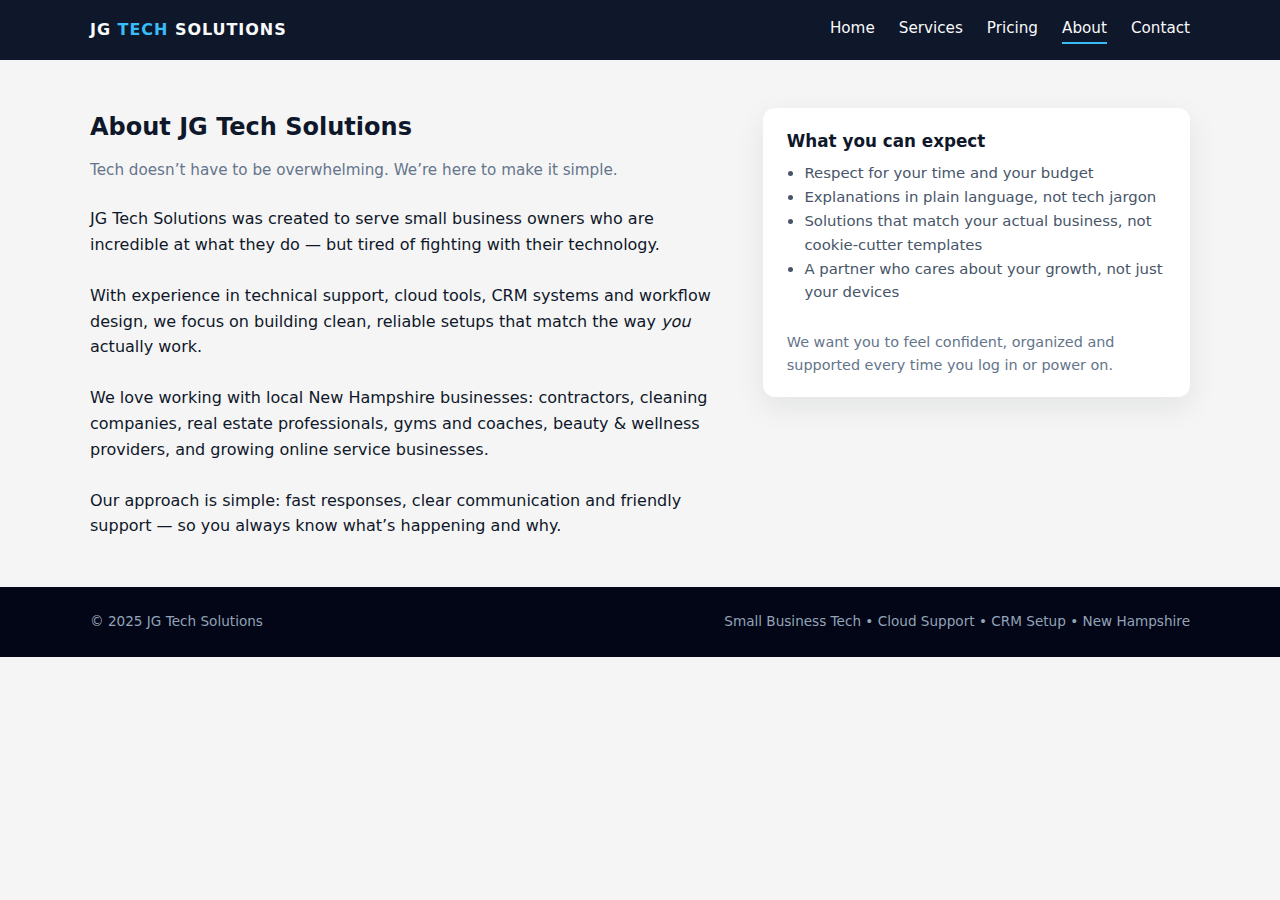
<file: about.html>
<!DOCTYPE html>
<html lang="en">
<head>
  <meta charset="UTF-8" />
  <meta name="viewport" content="width=device-width, initial-scale=1.0" />
  <title>About | JG Tech Solutions</title>
  <link rel="stylesheet" href="styles.css" />
  <link href="https://fonts.googleapis.com/css2?family=Montserrat:wght@300;400;500;600;700&display=swap" rel="stylesheet">

</head>
<body>
  <header>
    <div class="container navbar">
      <div class="logo">JG <span>TECH</span> SOLUTIONS</div>
      <nav class="nav-links">
        <a href="index.html">Home</a>
        <a href="services.html">Services</a>
        <a href="pricing.html">Pricing</a>
        <a href="about.html" class="active">About</a>
        <a href="contact.html">Contact</a>
      </nav>
    </div>
  </header>

  <section class="section">
    <div class="container about-layout">
      <div>
        <h1 class="section-title">About JG Tech Solutions</h1>
        <p class="section-subtitle">
          Tech doesn’t have to be overwhelming. We’re here to make it simple.
        </p>

        <p>
          JG Tech Solutions was created to serve small business owners who are incredible at what they do — but tired of
          fighting with their technology.
        </p>
        <br />
        <p>
          With experience in technical support, cloud tools, CRM systems and workflow design, we focus on building
          clean, reliable setups that match the way <em>you</em> actually work.
        </p>
        <br />
        <p>
          We love working with local New Hampshire businesses: contractors, cleaning companies, real estate professionals,
          gyms and coaches, beauty &amp; wellness providers, and growing online service businesses.
        </p>
        <br />
        <p>
          Our approach is simple: fast responses, clear communication and friendly support — so you always know what’s
          happening and why.
        </p>
      </div>

      <div class="card">
        <h3>What you can expect</h3>
        <ul style="margin-top:0.5rem; padding-left:1.1rem; font-size:0.93rem; color:#475569;">
          <li>Respect for your time and your budget</li>
          <li>Explanations in plain language, not tech jargon</li>
          <li>Solutions that match your actual business, not cookie-cutter templates</li>
          <li>A partner who cares about your growth, not just your devices</li>
        </ul>
        <br />
        <p style="font-size:0.9rem; color:#64748b;">
          We want you to feel confident, organized and supported every time you log in or power on.
        </p>
      </div>
    </div>
  </section>

  <footer>
    <div class="container footer-inner">
      <div>© 2025 JG Tech Solutions</div>
      <div>Small Business Tech • Cloud Support • CRM Setup • New Hampshire</div>
    </div>
  </footer>
</body>
</html>
</file>
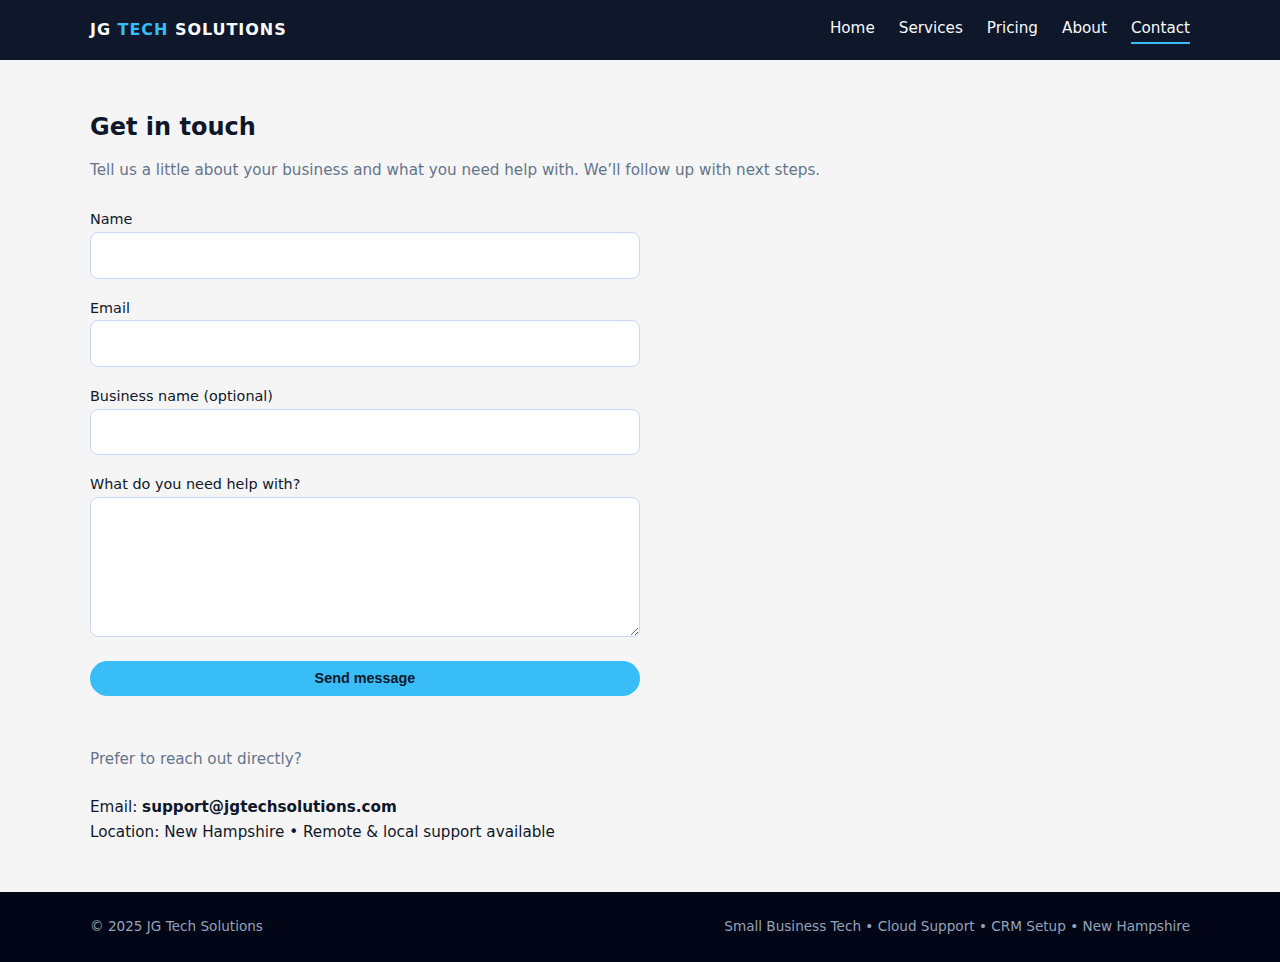
<file: contact.html>
<!DOCTYPE html>
<html lang="en">
<head>
  <meta charset="UTF-8" />
  <meta name="viewport" content="width=device-width, initial-scale=1.0" />
  <title>Contact | JG Tech Solutions</title>
  <link rel="stylesheet" href="styles.css" />
  <link href="https://fonts.googleapis.com/css2?family=Montserrat:wght@300;400;500;600;700&display=swap" rel="stylesheet">

</head>
<body>
  <header>
    <div class="container navbar">
      <div class="logo">JG <span>TECH</span> SOLUTIONS</div>
      <nav class="nav-links">
        <a href="index.html">Home</a>
        <a href="services.html">Services</a>
        <a href="pricing.html">Pricing</a>
        <a href="about.html">About</a>
        <a href="contact.html" class="active">Contact</a>
      </nav>
    </div>
  </header>

  <section class="section">
    <div class="container">
      <h1 class="section-title">Get in touch</h1>
      <p class="section-subtitle">
        Tell us a little about your business and what you need help with. We’ll follow up with next steps.
      </p>

      <!-- Simple contact form - you'll need a service like Formspree, Netlify Forms, etc. to handle submissions -->
      <form class="contact-form" action="#" method="post">
        <div>
          <label for="name">Name</label>
          <input id="name" name="name" type="text" required />
        </div>

        <div>
          <label for="email">Email</label>
          <input id="email" name="email" type="email" required />
        </div>

        <div>
          <label for="business">Business name (optional)</label>
          <input id="business" name="business" type="text" />
        </div>

        <div>
          <label for="message">What do you need help with?</label>
          <textarea id="message" name="message" required></textarea>
        </div>

        <button type="submit" class="btn btn-primary">Send message</button>
      </form>

      <br /><br />
      <p class="section-subtitle">
        Prefer to reach out directly?
      </p>
      <p style="font-size:0.95rem;">
        Email: <strong>support@jgtechsolutions.com</strong><br />
        Location: New Hampshire • Remote &amp; local support available
      </p>
    </div>
  </section>

  <footer>
    <div class="container footer-inner">
      <div>© 2025 JG Tech Solutions</div>
      <div>Small Business Tech • Cloud Support • CRM Setup • New Hampshire</div>
    </div>
  </footer>
</body>
</html>
</file>
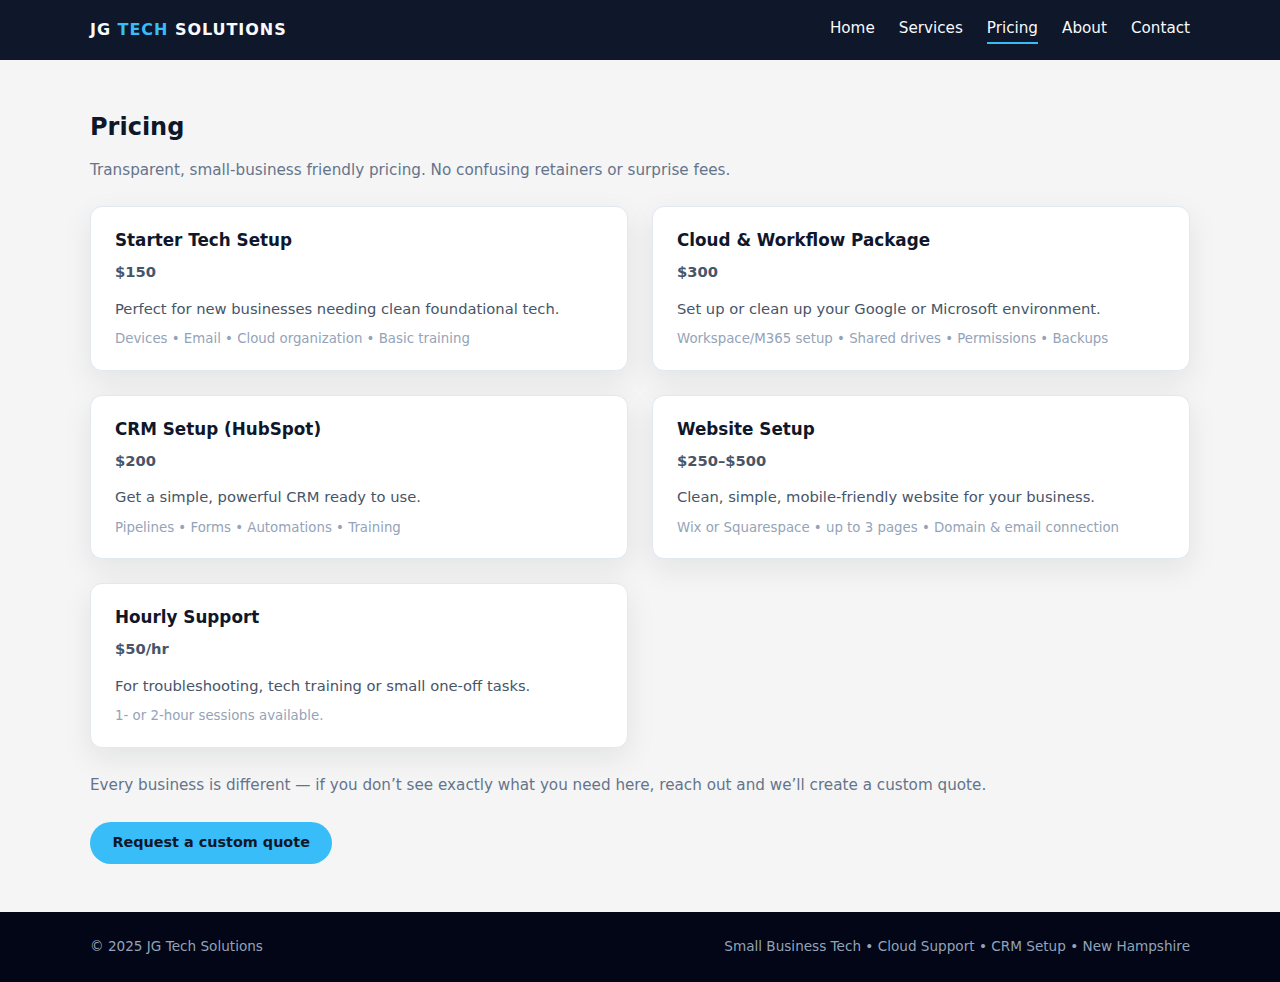
<file: pricing.html>
<!DOCTYPE html>
<html lang="en">
<head>
  <meta charset="UTF-8" />
  <meta name="viewport" content="width=device-width, initial-scale=1.0" />
  <title>Pricing | JG Tech Solutions</title>
  <link rel="stylesheet" href="styles.css" />
  <link href="https://fonts.googleapis.com/css2?family=Montserrat:wght@300;400;500;600;700&display=swap" rel="stylesheet">

</head>
<body>
  <header>
    <div class="container navbar">
      <div class="logo">JG <span>TECH</span> SOLUTIONS</div>
      <nav class="nav-links">
        <a href="index.html">Home</a>
        <a href="services.html">Services</a>
        <a href="pricing.html" class="active">Pricing</a>
        <a href="about.html">About</a>
        <a href="contact.html">Contact</a>
      </nav>
    </div>
  </header>

  <section class="section">
    <div class="container">
      <h1 class="section-title">Pricing</h1>
      <p class="section-subtitle">
        Transparent, small-business friendly pricing. No confusing retainers or surprise fees.
      </p>

      <div class="card-grid">
        <article class="card pricing-card">
          <h3>Starter Tech Setup</h3>
          <p class="pricing-price">$150</p>
          <p>Perfect for new businesses needing clean foundational tech.</p>
          <small>Devices • Email • Cloud organization • Basic training</small>
        </article>

        <article class="card pricing-card">
          <h3>Cloud &amp; Workflow Package</h3>
          <p class="pricing-price">$300</p>
          <p>Set up or clean up your Google or Microsoft environment.</p>
          <small>Workspace/M365 setup • Shared drives • Permissions • Backups</small>
        </article>

        <article class="card pricing-card">
          <h3>CRM Setup (HubSpot)</h3>
          <p class="pricing-price">$200</p>
          <p>Get a simple, powerful CRM ready to use.</p>
          <small>Pipelines • Forms • Automations • Training</small>
        </article>

        <article class="card pricing-card">
          <h3>Website Setup</h3>
          <p class="pricing-price">$250–$500</p>
          <p>Clean, simple, mobile-friendly website for your business.</p>
          <small>Wix or Squarespace • up to 3 pages • Domain &amp; email connection</small>
        </article>

        <article class="card pricing-card">
          <h3>Hourly Support</h3>
          <p class="pricing-price">$50/hr</p>
          <p>For troubleshooting, tech training or small one-off tasks.</p>
          <small>1- or 2-hour sessions available.</small>
        </article>
      </div>

      <br />
      <p class="section-subtitle">
        Every business is different — if you don’t see exactly what you need here, reach out and we’ll create a custom quote.
      </p>
      <a href="contact.html" class="btn btn-primary">Request a custom quote</a>
    </div>
  </section>

  <footer>
    <div class="container footer-inner">
      <div>© 2025 JG Tech Solutions</div>
      <div>Small Business Tech • Cloud Support • CRM Setup • New Hampshire</div>
    </div>
  </footer>
</body>
</html>
</file>
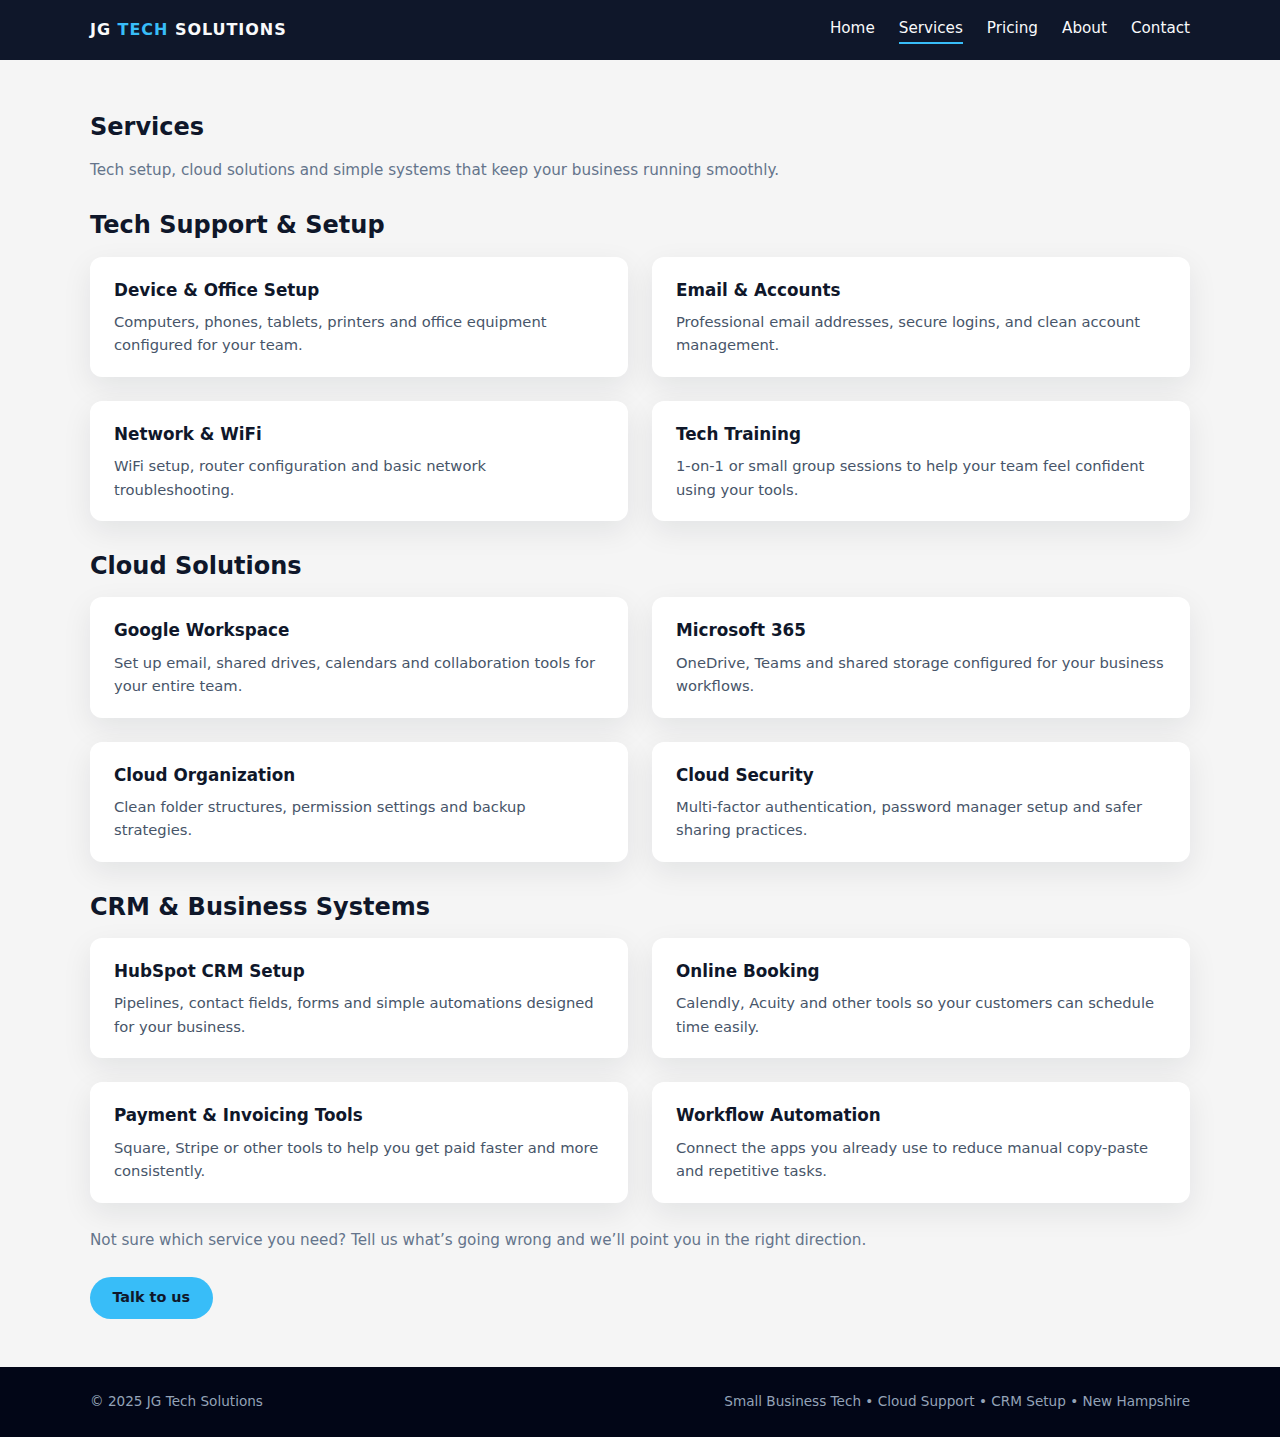
<file: services.html>
<!DOCTYPE html>
<html lang="en">
<head>
  <meta charset="UTF-8" />
  <meta name="viewport" content="width=device-width, initial-scale=1.0" />
  <title>Services | JG Tech Solutions</title>
  <link rel="stylesheet" href="styles.css" />
  <link href="https://fonts.googleapis.com/css2?family=Montserrat:wght@300;400;500;600;700&display=swap" rel="stylesheet">

</head>
<body>
  <header>
    <div class="container navbar">
      <div class="logo">JG <span>TECH</span> SOLUTIONS</div>
      <nav class="nav-links">
        <a href="index.html">Home</a>
        <a href="services.html" class="active">Services</a>
        <a href="pricing.html">Pricing</a>
        <a href="about.html">About</a>
        <a href="contact.html">Contact</a>
      </nav>
    </div>
  </header>

  <section class="section">
    <div class="container">
      <h1 class="section-title">Services</h1>
      <p class="section-subtitle">
        Tech setup, cloud solutions and simple systems that keep your business running smoothly.
      </p>

      <h2 class="section-title">Tech Support &amp; Setup</h2>
      <div class="card-grid">
        <article class="card">
          <h3>Device &amp; Office Setup</h3>
          <p>Computers, phones, tablets, printers and office equipment configured for your team.</p>
        </article>
        <article class="card">
          <h3>Email &amp; Accounts</h3>
          <p>Professional email addresses, secure logins, and clean account management.</p>
        </article>
        <article class="card">
          <h3>Network &amp; WiFi</h3>
          <p>WiFi setup, router configuration and basic network troubleshooting.</p>
        </article>
        <article class="card">
          <h3>Tech Training</h3>
          <p>1-on-1 or small group sessions to help your team feel confident using your tools.</p>
        </article>
      </div>

      <br />

      <h2 class="section-title">Cloud Solutions</h2>
      <div class="card-grid">
        <article class="card">
          <h3>Google Workspace</h3>
          <p>Set up email, shared drives, calendars and collaboration tools for your entire team.</p>
        </article>
        <article class="card">
          <h3>Microsoft 365</h3>
          <p>OneDrive, Teams and shared storage configured for your business workflows.</p>
        </article>
        <article class="card">
          <h3>Cloud Organization</h3>
          <p>Clean folder structures, permission settings and backup strategies.</p>
        </article>
        <article class="card">
          <h3>Cloud Security</h3>
          <p>Multi-factor authentication, password manager setup and safer sharing practices.</p>
        </article>
      </div>

      <br />

      <h2 class="section-title">CRM &amp; Business Systems</h2>
      <div class="card-grid">
        <article class="card">
          <h3>HubSpot CRM Setup</h3>
          <p>Pipelines, contact fields, forms and simple automations designed for your business.</p>
        </article>
        <article class="card">
          <h3>Online Booking</h3>
          <p>Calendly, Acuity and other tools so your customers can schedule time easily.</p>
        </article>
        <article class="card">
          <h3>Payment &amp; Invoicing Tools</h3>
          <p>Square, Stripe or other tools to help you get paid faster and more consistently.</p>
        </article>
        <article class="card">
          <h3>Workflow Automation</h3>
          <p>Connect the apps you already use to reduce manual copy-paste and repetitive tasks.</p>
        </article>
      </div>

      <br />
      <p class="section-subtitle">
        Not sure which service you need? Tell us what’s going wrong and we’ll point you in the right direction.
      </p>
      <a href="contact.html" class="btn btn-primary">Talk to us</a>
    </div>
  </section>

  <footer>
    <div class="container footer-inner">
      <div>© 2025 JG Tech Solutions</div>
      <div>Small Business Tech • Cloud Support • CRM Setup • New Hampshire</div>
    </div>
  </footer>
</body>
</html>
</file>
<file: styles.css>
/* ========== Global Styles ========== */
* {
    box-sizing: border-box;
    margin: 0;
    padding: 0;
  }
  
  body {
    font-family: system-ui, -apple-system, BlinkMacSystemFont, "Segoe UI", sans-serif;
    background-color: #f5f5f5;
    color: #0f172a;
    line-height: 1.6;
  }
  
  a {
    color: inherit;
    text-decoration: none;
  }
  
  img {
    max-width: 100%;
    display: block;
  }
  
  /* ========== Layout ========== */
  
  .container {
    width: 90%;
    max-width: 1100px;
    margin: 0 auto;
  }
  
  /* ========== Header & Nav ========== */
  
  header {
    background-color: #0f172a; /* dark navy */
    color: #f9fafb;
    padding: 1rem 0;
    position: sticky;
    top: 0;
    z-index: 10;
  }
  
  .navbar {
    display: flex;
    align-items: center;
    justify-content: space-between;
  }
  
  .logo {
    font-weight: 700;
    letter-spacing: 0.06em;
  }
  
  .logo span {
    color: #38bdf8; /* accent */
  }

  .logo-link {
  display: flex;
  align-items: center;
}

.logo-img {
  height: 70px;     /* try 60–80px and see what you like */
  width: auto;
  object-fit: contain;
}

.logo-small {
  height: 42px;
  width: auto;
  object-fit: contain;
}

.logo-text {

  font-family: 'Montserrat', sans-serif;
  font-weight: 700;     /* matches the logo's thick JG TECH */
  font-size: 1.1rem;
  color: #38bdf8;
  letter-spacing: 0.04em;

}

  
  .nav-links {
    display: flex;
    gap: 1.5rem;
    font-size: 0.95rem;
  }
  
  .nav-links a {
    position: relative;
    padding-bottom: 0.2rem;
  }
  
  .nav-links a::after {
    content: "";
    position: absolute;
    left: 0;
    bottom: 0;
    width: 0;
    height: 2px;
    background-color: #38bdf8;
    transition: width 0.2s ease-out;
  }
  
  .nav-links a:hover::after,
  .nav-links a.active::after {
    width: 100%;
  }
  
  /* ========== Hero Section (Home) ========== */
  
  .hero {
    padding: 4rem 0 3rem;
    background: radial-gradient(circle at top left, #38bdf8 0, #0f172a 40%, #020617 100%);
    color: #f9fafb;
  }

  .hero-grid {
  display: grid;
  grid-template-columns: 1fr 1fr;
  align-items: center;
  gap: 2rem;
}

/* Make text area cleaner */
.hero-left {
  max-width: 550px;
}

/* Big logo on the right */
.hero-right {
  display: flex;
  justify-content: center;
  align-items: center;
}

.hero-logo-big {
  height: 340px;   /* adjust size here */
  width: auto;
  opacity: 0.9;
}

  
  .hero-title {
    font-size: clamp(2rem, 3vw + 1rem, 2.7rem);
    margin-bottom: 1rem;
  }
  
  .hero-subtitle {
    font-size: 1.05rem;
    margin-bottom: 1.5rem;
    max-width: 40rem;
  }
  
  .hero-badges {
    display: flex;
    flex-wrap: wrap;
    gap: 0.5rem;
    margin-bottom: 1.5rem;
  }
  
  .badge {
    border-radius: 999px;
    padding: 0.25rem 0.8rem;
    border: 1px solid #38bdf8;
    font-size: 0.8rem;
  }
  
  .hero-actions {
    display: flex;
    flex-wrap: wrap;
    gap: 0.75rem;
  }
  
  .btn {
    border-radius: 999px;
    padding: 0.6rem 1.4rem;
    font-size: 0.9rem;
    font-weight: 600;
    border: none;
    cursor: pointer;
    display: inline-flex;
    align-items: center;
    justify-content: center;
    gap: 0.3rem;
  }
  
  .btn-primary {
    background-color: #38bdf8;
    color: #0f172a;
  }
  
  .btn-outline {
    background: transparent;
    color: #f9fafb;
    border: 1px solid #38bdf8;
  }
  
  /* ========== Sections ========== */
  
  .section {
    padding: 3rem 0;
  }
  
  .section-title {
    font-size: 1.5rem;
    margin-bottom: 0.75rem;
  }
  
  .section-subtitle {
    color: #64748b;
    font-size: 0.95rem;
    margin-bottom: 1.5rem;
  }
  
  /* Cards / grids */
  
  .card-grid {
    display: grid;
    gap: 1.5rem;
  }
  
  .card {
    background-color: #ffffff;
    border-radius: 0.75rem;
    padding: 1.25rem 1.5rem;
    box-shadow: 0 10px 30px rgba(15, 23, 42, 0.08);
  }
  
  .card h3 {
    margin-bottom: 0.4rem;
    font-size: 1.05rem;
  }
  
  .card p {
    font-size: 0.92rem;
    color: #475569;
  }
  
  .card small {
    display: block;
    margin-top: 0.5rem;
    color: #94a3b8;
  }
  
  /* Pricing */
  
  .pricing-card {
    border: 1px solid #e2e8f0;
  }
  
  .pricing-price {
    font-size: 1.4rem;
    font-weight: 700;
    margin: 0.3rem 0 0.8rem;
  }
  
  /* About */
  
  .about-layout {
    display: grid;
    gap: 2rem;
  }
  
  /* Contact */
  
  .contact-form {
    display: grid;
    gap: 1rem;
    max-width: 550px;
  }
  
  .contact-form label {
    font-size: 0.9rem;
    font-weight: 500;
  }
  
  .contact-form input,
  .contact-form textarea {
    width: 100%;
    padding: 0.6rem 0.75rem;
    border-radius: 0.5rem;
    border: 1px solid #cbd5f5;
    font: inherit;
  }
  
  .contact-form textarea {
    min-height: 140px;
    resize: vertical;
  }
  
  /* Footer */
  
  footer {
    background-color: #020617;
    color: #94a3b8;
    padding: 1.5rem 0;
    font-size: 0.85rem;
  }
  
  footer .footer-inner {
    display: flex;
    flex-wrap: wrap;
    justify-content: space-between;
    gap: 0.75rem;
  }
  
  /* ========== Responsive ========== */
  
  @media (min-width: 768px) {
    .hero-inner {
      grid-template-columns: minmax(0, 3fr) minmax(0, 2fr);
    }
  
    .card-grid {
      grid-template-columns: repeat(2, minmax(0, 1fr));
    }
  
    .about-layout {
      grid-template-columns: minmax(0, 3fr) minmax(0, 2fr);
      align-items: start;
    }
  }
  
  @media (max-width: 640px) {
    .nav-links {
      display: none; /* simple mobile version – you can add a burger later if you want */
    }
  }
</file>
